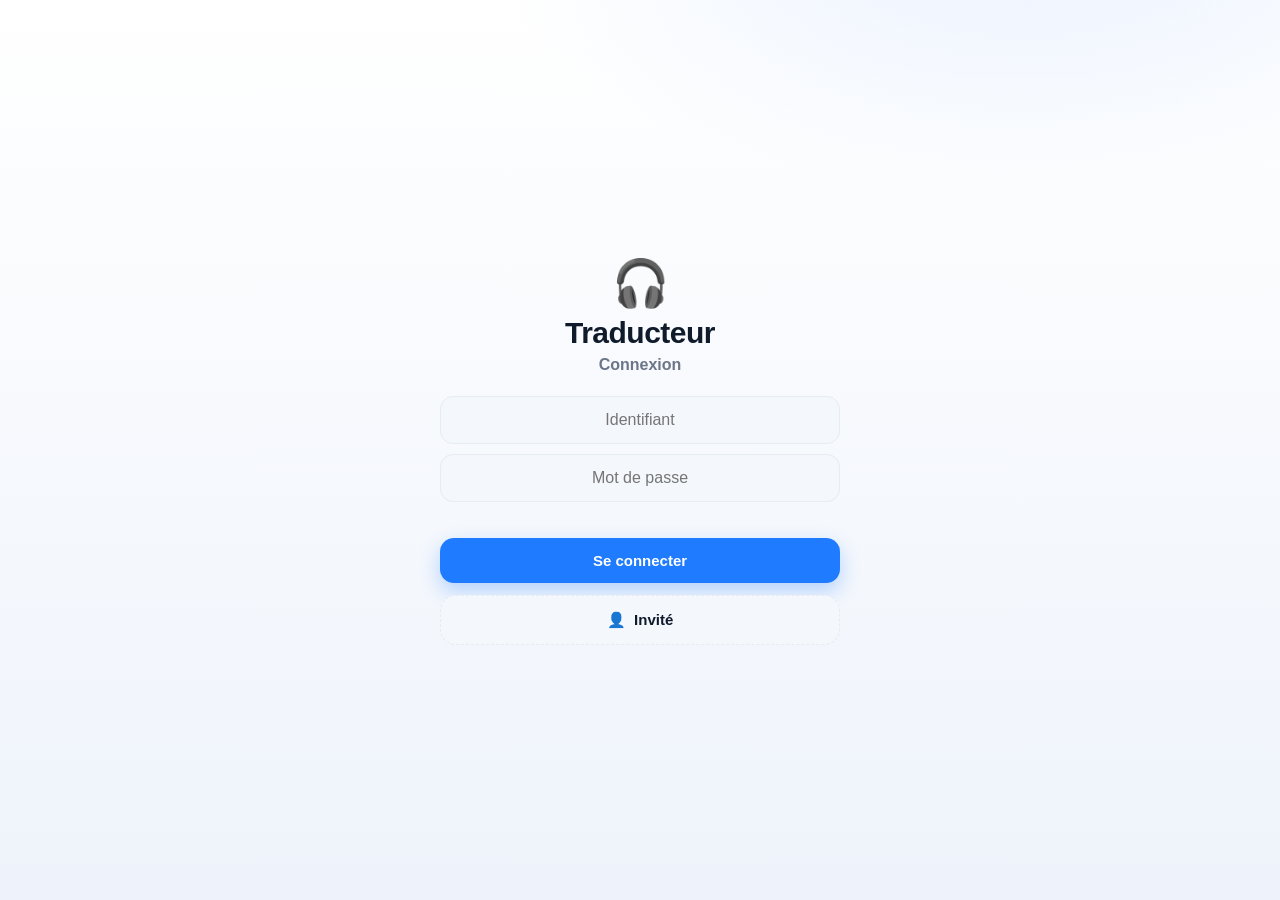
<file: docs/index.html>
<!DOCTYPE html>
<html lang="fr">
<head>
  <meta charset="utf-8" />
  <meta name="viewport" content="width=device-width, initial-scale=1, maximum-scale=1, viewport-fit=cover" />
  <meta name="theme-color" content="#ffffff" />
  <title>Traducteur</title>
  <link rel="manifest" href="manifest.json" />
  <link rel="icon" href="icon.svg" type="image/svg+xml" />
  <link rel="apple-touch-icon" href="icon.svg" />
  <meta name="apple-mobile-web-app-capable" content="yes" />
  <meta name="apple-mobile-web-app-status-bar-style" content="default" />
  <meta name="apple-mobile-web-app-title" content="Traducteur" />
  <link rel="stylesheet" href="style.css" />
</head>
<body>
  <div class="shell">
    <div class="app">

      <!-- ═══════════════ Onglet TRADUIRE ═══════════════ -->
      <section id="page-translate" class="page active">
        <div class="seg source-toggle" role="group" aria-label="Source du son">
          <button class="src-btn active" data-source="mic">🎤&nbsp;Micro</button>
          <button class="src-btn" data-source="system">💻&nbsp;Son de l'ordi</button>
        </div>
        <div class="seg mode-toggle" role="group" aria-label="Mode">
          <button class="mode-btn active" data-mode="phrase">Phrase&nbsp;par&nbsp;phrase</button>
          <button class="mode-btn" data-mode="continuous">Continu</button>
        </div>

        <div id="subs" class="subs">
          <div class="hint-empty">
            <p class="big">Prêt à traduire</p>
            <p>Branche tes écouteurs, touche le bouton bleu et laisse la personne parler.</p>
          </div>
        </div>

        <div class="listen-zone">
          <button id="record" class="orb" aria-label="Démarrer / Arrêter l'écoute">
            <span class="ring"></span><span class="ring"></span><span class="ring"></span>
            <span class="orb-core">
              <svg class="ic-mic" viewBox="0 0 24 24" width="40" height="40" fill="none" stroke="currentColor" stroke-width="2" stroke-linecap="round" stroke-linejoin="round">
                <rect x="9" y="2" width="6" height="12" rx="3"/><path d="M5 11a7 7 0 0 0 14 0"/><line x1="12" y1="18" x2="12" y2="22"/>
              </svg>
              <svg class="ic-stop" viewBox="0 0 24 24" width="34" height="34" fill="currentColor"><rect x="6" y="6" width="12" height="12" rx="3"/></svg>
            </span>
          </button>
          <div id="status" class="status-text idle">Touchez pour écouter</div>
          <div id="queue" class="queue-pill">0</div>
        </div>
      </section>

      <!-- ═══════════════ Onglet HISTORIQUE ═══════════════ -->
      <section id="page-history" class="page">
        <header class="p-head">
          <h1>Historique</h1>
          <button id="clear" class="text-btn">Effacer</button>
        </header>
        <div id="history" class="history">
          <div class="hint-empty"><p>Les phrases de la session apparaîtront ici.</p></div>
        </div>
      </section>

      <!-- ═══════════════ Onglet RÉGLAGES ═══════════════ -->
      <section id="page-settings" class="page">
        <header class="p-head"><h1>Réglages</h1></header>
        <div class="settings-scroll">

          <label class="field">
            <span>Clé API Groq <a href="https://console.groq.com/keys" target="_blank" rel="noopener">(gratuite ↗)</a> <button type="button" id="help-groq" class="help-q" aria-label="Comment obtenir une clé">?</button></span>
            <input type="password" id="groqKey" placeholder="gsk_..." autocomplete="off" />
            <small class="hint">Indispensable pour la traduction. Collée une seule fois, gardée sur l'appareil.</small>
          </label>

          <label class="field">
            <span>Moteur de traduction</span>
            <select id="provider">
              <option value="groq">Groq · Llama (rapide)</option>
              <option value="mistral">Mistral (qualité)</option>
            </select>
          </label>

          <label class="field" id="mistralKeyField" style="display:none">
            <span>Clé API Mistral <a href="https://console.mistral.ai/api-keys" target="_blank" rel="noopener">(gratuite ↗)</a></span>
            <input type="password" id="mistralKey" placeholder="..." autocomplete="off" />
          </label>

          <label class="field">
            <span>Voix</span>
            <select id="ttsEngine">
              <option value="browser">Navigateur (gratuit, illimité)</option>
              <option value="eleven">ElevenLabs (premium)</option>
            </select>
          </label>

          <div class="field eleven-box" data-tts="eleven" style="display:none">
            <span>ElevenLabs <a href="https://elevenlabs.io/app/settings/api-keys" target="_blank" rel="noopener">(clé ↗)</a></span>
            <input type="password" id="elevenKey" placeholder="clé API (sk_...)" autocomplete="off" />
            <select id="elevenVoice">
              <option value="XB0fDUnXU5powFXDhCwa">Charlotte (féminine)</option>
              <option value="21m00Tcm4TlvDq8ikWAM">Rachel (féminine)</option>
              <option value="onwK4e9ZLuTAKqWW03F9">Daniel (masculine)</option>
              <option value="ErXwobaYiN019PkySvjV">Antoni (masculine)</option>
            </select>
            <select id="elevenModel">
              <option value="eleven_turbo_v2_5">Turbo v2.5 (rapide)</option>
              <option value="eleven_multilingual_v2">Multilingual v2 (qualité)</option>
            </select>
            <small class="hint">Repli automatique sur la voix gratuite si le quota est épuisé.</small>
          </div>

          <div class="field rec-line">
            <span>📼 Enregistrement : <b id="recStatus" class="rec-status">—</b></span>
            <small class="hint">Automatique et privé (Supabase intégré). Aucune saisie de ta part.</small>
            <button id="btn-export" class="btn ghost small">Voir mes enregistrements</button>
          </div>

          <details class="advanced">
            <summary>Options avancées</summary>

            <label class="field">
              <span>Langue parlée (source)</span>
              <select id="srcLang">
                <option value="auto">Détection automatique</option>
                <option value="en">Anglais</option>
                <option value="es">Espagnol</option>
                <option value="de">Allemand</option>
                <option value="it">Italien</option>
                <option value="pt">Portugais</option>
                <option value="ar">Arabe</option>
                <option value="ru">Russe</option>
                <option value="nl">Néerlandais</option>
                <option value="zh">Chinois</option>
              </select>
              <small class="hint">Si tu sais quelle langue est parlée, la choisir améliore nettement la précision (sinon laisse Auto).</small>
            </label>

            <label class="field">
              <span>Transcription (Groq Whisper)</span>
              <select id="sttModel">
                <option value="whisper-large-v3-turbo">turbo (rapide)</option>
                <option value="whisper-large-v3">large-v3 (précis)</option>
              </select>
            </label>

            <label class="field" data-provider="groq">
              <span>Modèle Groq</span>
              <select id="groqModel">
                <option value="llama-3.1-8b-instant">llama-3.1-8b-instant</option>
                <option value="llama-3.3-70b-versatile">llama-3.3-70b-versatile</option>
              </select>
            </label>

            <label class="field" data-provider="mistral" style="display:none">
              <span>Modèle Mistral</span>
              <select id="mistralModel">
                <option value="mistral-small-latest">mistral-small-latest</option>
                <option value="mistral-medium-latest">mistral-medium-latest</option>
              </select>
            </label>

            <label class="field" data-tts="browser">
              <span>Voix française (navigateur)</span>
              <select id="voice"></select>
            </label>

            <label class="field">
              <span>Vitesse de la voix : <b id="rateVal">1.0</b></span>
              <input type="range" id="rate" min="0.7" max="1.4" step="0.05" value="1.0" />
              <small class="hint">Plus bas = voix plus posée. S'applique aux deux voix (navigateur et ElevenLabs).</small>
            </label>

            <label class="field">
              <span>Sensibilité du micro : <b id="sensVal">60</b></span>
              <input type="range" id="sens" min="0" max="100" step="1" value="60" />
            </label>

            <label class="field">
              <span>Nouvel enregistrement après une pause de : <b id="gapVal">8</b> min</span>
              <input type="range" id="recGap" min="2" max="60" step="1" value="8" />
            </label>

            <label class="check">
              <input type="checkbox" id="speakEnabled" checked />
              <span>Lire la traduction à voix haute</span>
            </label>

            <button id="testVoice" class="btn ghost">🔊 Tester la voix</button>
          </details>

          <button id="btn-save" class="btn primary">Enregistrer</button>
          <button id="logout" class="btn ghost">Changer de profil</button>
        </div>
      </section>

    </div>

    <!-- ═══════════════ Barre d'onglets ═══════════════ -->
    <nav class="tabbar">
      <button class="tab active" data-page="translate">
        <svg viewBox="0 0 24 24" fill="none" stroke="currentColor" stroke-width="2" stroke-linecap="round" stroke-linejoin="round"><rect x="9" y="2" width="6" height="12" rx="3"/><path d="M5 11a7 7 0 0 0 14 0"/><line x1="12" y1="18" x2="12" y2="22"/></svg>
        <span>Traduire</span>
      </button>
      <button class="tab" data-page="history">
        <svg viewBox="0 0 24 24" fill="none" stroke="currentColor" stroke-width="2" stroke-linecap="round" stroke-linejoin="round"><circle cx="12" cy="12" r="9"/><path d="M12 7v5l3 2"/></svg>
        <span>Historique</span>
      </button>
      <button class="tab" data-page="settings">
        <svg viewBox="0 0 24 24" fill="none" stroke="currentColor" stroke-width="2" stroke-linecap="round" stroke-linejoin="round"><line x1="4" y1="7" x2="20" y2="7"/><circle cx="9" cy="7" r="2.4" fill="#fff"/><line x1="4" y1="17" x2="20" y2="17"/><circle cx="15" cy="17" r="2.4" fill="#fff"/></svg>
        <span>Réglages</span>
      </button>
    </nav>
  </div>

  <!-- ═══════════════ Écran de CONNEXION ═══════════════ -->
  <div id="login" class="login hidden">
    <div class="login-card">
      <div class="login-logo">🎧</div>
      <h1>Traducteur</h1>
      <p class="login-sub">Connexion</p>
      <input type="text" id="login-id" placeholder="Identifiant" autocomplete="off" autocapitalize="none" autocorrect="off" spellcheck="false" />
      <input type="password" id="login-pw" placeholder="Mot de passe" autocomplete="off" />
      <p id="login-err" class="pwd-err"></p>
      <button id="login-go" class="btn primary">Se connecter</button>
      <button id="guest-btn" class="guest">👤&nbsp; Invité</button>
    </div>
  </div>

  <!-- Modale guide « obtenir une clé Groq » -->
  <div id="help" class="modal hidden">
    <div class="modal-card">
      <button class="modal-x" data-close="help" aria-label="Fermer">✕</button>
      <div class="modal-ico">🔑</div>
      <h2>Obtenir une clé Groq</h2>
      <p class="modal-sub">Gratuit, ~2 min, sans carte bancaire.</p>
      <ol class="help-steps">
        <li>Ouvre <a href="https://console.groq.com/keys" target="_blank" rel="noopener">console.groq.com/keys</a> et connecte-toi (un compte Google suffit).</li>
        <li>Clique sur <b>Create API Key</b>, donne-lui un nom, valide.</li>
        <li>Copie la clé affichée (elle commence par <code>gsk_…</code>).</li>
        <li>Reviens ici, colle-la dans <b>Clé API Groq</b>, puis <b>Enregistrer</b>.</li>
      </ol>
      <p class="hint">La clé reste sur ton appareil et n'est envoyée qu'à Groq.</p>
      <button class="btn primary" data-close="help">Compris 👍</button>
    </div>
  </div>

  <div id="toast" class="toast hidden"></div>

  <script src="config.js"></script>
  <script src="profiles.js"></script>
  <script src="app.js"></script>
</body>
</html>
</file>
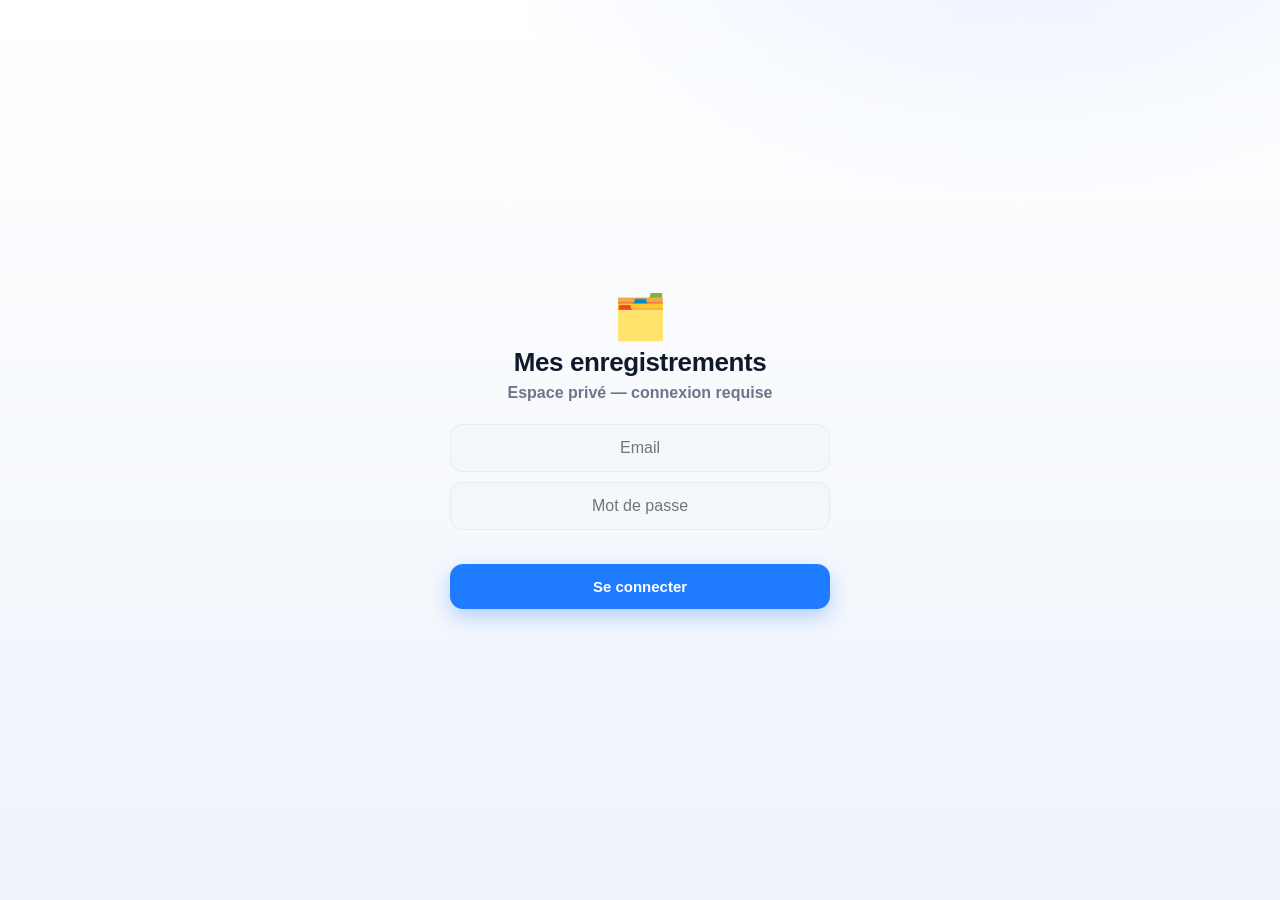
<file: docs/enregistrements.html>
<!DOCTYPE html>
<html lang="fr">
<head>
  <meta charset="utf-8" />
  <meta name="viewport" content="width=device-width, initial-scale=1, viewport-fit=cover" />
  <meta name="robots" content="noindex, nofollow" />
  <meta name="theme-color" content="#ffffff" />
  <title>Mes enregistrements — Traducteur</title>
  <style>
    :root{--bg:#fff;--frame:#eef2f9;--soft:#f4f7fb;--text:#0f1a2b;--dim:#6c7689;--line:#e7ebf2;
      --accent:#1f7bff;--accent-2:#5aa2ff;--accent-soft:#e9f1ff;--ok:#12b66a;--shadow:0 10px 40px rgba(20,40,80,.10);}
    *{box-sizing:border-box;margin:0;padding:0;-webkit-tap-highlight-color:transparent;}
    body{background:var(--frame);color:var(--text);font-family:-apple-system,BlinkMacSystemFont,"Segoe UI",Roboto,sans-serif;min-height:100dvh;}
    a{color:var(--accent);}

    /* Connexion */
    .login{min-height:100dvh;display:grid;place-items:center;padding:24px;
      background:radial-gradient(1000px 520px at 80% -10%, var(--accent-soft) 0%, rgba(233,241,255,0) 55%),linear-gradient(180deg,#fff 0%,#eef3fb 100%);}
    .login-card{width:100%;max-width:380px;text-align:center;}
    .logo{font-size:44px;}
    h1{font-size:26px;font-weight:900;letter-spacing:-.4px;margin-top:4px;}
    .sub{color:var(--dim);font-weight:600;margin:6px 0 22px;}
    input{width:100%;background:var(--soft);border:1px solid var(--line);border-radius:13px;padding:14px;font-size:16px;margin-bottom:10px;text-align:center;}
    input:focus{outline:none;border-color:var(--accent);background:#fff;}
    .btn{width:100%;border:none;border-radius:13px;padding:14px;font-size:15px;font-weight:700;cursor:pointer;background:var(--accent);color:#fff;box-shadow:0 8px 20px rgba(31,123,255,.3);}
    .btn:active{transform:scale(.98);}
    .btn.ghost{background:var(--soft);color:var(--text);box-shadow:none;}
    .err{color:#e23744;font-weight:600;font-size:13px;min-height:18px;margin-bottom:6px;}

    /* Journal */
    .app{max-width:760px;margin:0 auto;min-height:100dvh;background:var(--bg);}
    .top{position:sticky;top:0;z-index:5;background:rgba(255,255,255,.92);backdrop-filter:blur(10px);
      border-bottom:1px solid var(--line);padding:14px 18px;display:flex;flex-direction:column;gap:10px;}
    .top-row{display:flex;align-items:center;justify-content:space-between;gap:10px;}
    .top h2{font-size:19px;font-weight:800;}
    .actions{display:flex;gap:8px;}
    .mini{border:1px solid var(--line);background:var(--soft);border-radius:10px;padding:8px 12px;font-size:13px;font-weight:700;cursor:pointer;color:var(--text);}
    .search{width:100%;background:var(--soft);border:1px solid var(--line);border-radius:11px;padding:11px 13px;font-size:15px;}
    .search:focus{outline:none;border-color:var(--accent);background:#fff;}

    .list{padding:16px 18px 40px;display:flex;flex-direction:column;gap:20px;}
    .session h3{font-size:14px;font-weight:800;color:var(--accent);margin-bottom:10px;display:flex;align-items:center;gap:8px;}
    .session h3 .count{color:var(--dim);font-weight:600;font-size:12px;}
    .card{background:var(--soft);border:1px solid var(--line);border-radius:14px;padding:12px 14px;margin-bottom:10px;}
    .card .meta{display:flex;justify-content:space-between;margin-bottom:6px;}
    .badge{font-size:11px;font-weight:700;color:var(--accent);background:var(--accent-soft);padding:2px 9px;border-radius:999px;}
    .time{font-size:12px;color:var(--dim);}
    .fr{font-size:17px;font-weight:700;line-height:1.4;}
    .src{font-size:13px;color:var(--dim);margin-top:4px;}
    .empty{color:var(--dim);text-align:center;padding:50px 20px;line-height:1.6;}
    .hidden{display:none;}
  </style>
</head>
<body>
  <!-- ── Connexion ── -->
  <div id="login" class="login">
    <div class="login-card">
      <div class="logo">🗂️</div>
      <h1>Mes enregistrements</h1>
      <p class="sub">Espace privé — connexion requise</p>
      <input type="email" id="email" placeholder="Email" autocomplete="username" autocapitalize="none" />
      <input type="password" id="password" placeholder="Mot de passe" autocomplete="current-password" />
      <p id="err" class="err"></p>
      <button id="go" class="btn">Se connecter</button>
    </div>
  </div>

  <!-- ── Journal ── -->
  <div id="app" class="app hidden">
    <div class="top">
      <div class="top-row">
        <h2>🗂️ Enregistrements</h2>
        <div class="actions">
          <button id="dl" class="mini">⬇︎ .txt</button>
          <button id="logout" class="mini">Déconnexion</button>
        </div>
      </div>
      <input id="search" class="search" placeholder="Rechercher dans les conversations…" />
    </div>
    <div id="list" class="list"><div class="empty">Chargement…</div></div>
  </div>

  <script src="config.js"></script>
  <script>
    const $ = (id) => document.getElementById(id);
    const URLB = (window.SUPABASE_URL || '').replace(/\/+$/, '');
    const KEY = window.SUPABASE_ANON_KEY || '';
    let ROWS = [];

    const LANGS = { english:'🇬🇧 Anglais', french:'🇫🇷 Français', spanish:'🇪🇸 Espagnol', german:'🇩🇪 Allemand',
      italian:'🇮🇹 Italien', portuguese:'🇵🇹 Portugais', arabic:'🇸🇦 Arabe', russian:'🇷🇺 Russe',
      chinese:'🇨🇳 Chinois', japanese:'🇯🇵 Japonais', dutch:'🇳🇱 Néerlandais', turkish:'🇹🇷 Turc' };
    const esc = (s) => (s || '').replace(/[&<>]/g, (c) => ({ '&':'&amp;','<':'&lt;','>':'&gt;' }[c]));
    const token = () => sessionStorage.getItem('tr_view_token');

    async function login() {
      $('err').textContent = '';
      const email = $('email').value.trim(), password = $('password').value;
      if (!email || !password) return;
      try {
        const res = await fetch(`${URLB}/auth/v1/token?grant_type=password`, {
          method: 'POST',
          headers: { apikey: KEY, 'Content-Type': 'application/json' },
          body: JSON.stringify({ email, password }),
        });
        const data = await res.json();
        if (!res.ok || !data.access_token) throw new Error(data.error_description || data.msg || 'Identifiants incorrects');
        sessionStorage.setItem('tr_view_token', data.access_token);
        showApp();
      } catch (e) { $('err').textContent = e.message; }
    }

    async function load() {
      try {
        const res = await fetch(`${URLB}/rest/v1/enregistrements?select=*&order=created_at.asc`, {
          headers: { apikey: KEY, Authorization: 'Bearer ' + token() },
        });
        if (res.status === 401) { logout(); return; }
        if (!res.ok) throw new Error('Lecture impossible (' + res.status + ')');
        ROWS = await res.json();
        render(ROWS);
      } catch (e) { $('list').innerHTML = `<div class="empty">${esc(e.message)}</div>`; }
    }

    function render(rows) {
      if (!rows.length) { $('list').innerHTML = '<div class="empty">Aucun enregistrement pour l’instant.</div>'; return; }
      const bySession = {};
      for (const r of rows) (bySession[r.session || '—'] ||= []).push(r);
      // sessions les plus récentes en haut
      const names = Object.keys(bySession).sort((a, b) =>
        new Date(bySession[b][0].created_at) - new Date(bySession[a][0].created_at));
      $('list').innerHTML = names.map((name) => {
        const items = bySession[name];
        const cards = items.map((r) => {
          const t = new Date(r.created_at).toLocaleTimeString('fr-FR', { hour: '2-digit', minute: '2-digit' });
          const badge = LANGS[r.lang && r.lang.toLowerCase()] || (r.lang || '🌐');
          return `<div class="card"><div class="meta"><span class="badge">${esc(badge)}</span><span class="time">${t}</span></div>` +
            `<div class="fr">${esc(r.french)}</div><div class="src">${esc(r.original)}</div></div>`;
        }).join('');
        const day = new Date(items[0].created_at).toLocaleString('fr-FR', { dateStyle: 'medium', timeStyle: 'short' });
        return `<div class="session"><h3>${esc(name)} <span class="count">· ${items.length} phrase(s) · ${day}</span></h3>${cards}</div>`;
      }).join('');
    }

    function doSearch() {
      const q = $('search').value.trim().toLowerCase();
      if (!q) return render(ROWS);
      render(ROWS.filter((r) => (r.original + ' ' + r.french).toLowerCase().includes(q)));
    }

    function exportTxt() {
      if (!ROWS.length) return;
      const bySession = {};
      for (const r of ROWS) (bySession[r.session || '—'] ||= []).push(r);
      let out = '';
      for (const name of Object.keys(bySession)) {
        out += `=== ${name} ===\n\n`;
        for (const r of bySession[name]) {
          const t = new Date(r.created_at).toLocaleTimeString('fr-FR', { hour: '2-digit', minute: '2-digit' });
          const lang = (LANGS[r.lang && r.lang.toLowerCase()] || r.lang || '').replace(/^\S+\s/, '').trim() || '—';
          out += `[${t}] ${lang} : ${r.original}\n→ ${r.french}\n\n`;
        }
      }
      const a = document.createElement('a');
      a.href = URL.createObjectURL(new Blob([out], { type: 'text/plain;charset=utf-8' }));
      a.download = 'enregistrements-' + new Date().toISOString().slice(0, 10) + '.txt';
      document.body.appendChild(a); a.click(); a.remove();
      setTimeout(() => URL.revokeObjectURL(a.href), 2000);
    }

    function showApp() { $('login').classList.add('hidden'); $('app').classList.remove('hidden'); load(); }
    function logout() { sessionStorage.removeItem('tr_view_token'); $('app').classList.add('hidden'); $('login').classList.remove('hidden'); }

    $('go').addEventListener('click', login);
    $('password').addEventListener('keydown', (e) => { if (e.key === 'Enter') login(); });
    $('email').addEventListener('keydown', (e) => { if (e.key === 'Enter') $('password').focus(); });
    $('logout').addEventListener('click', logout);
    $('dl').addEventListener('click', exportTxt);
    $('search').addEventListener('input', doSearch);

    if (!URLB || !KEY) { $('err').textContent = 'Config Supabase manquante (config.js).'; }
    else if (token()) showApp();
  </script>
</body>
</html>
</file>
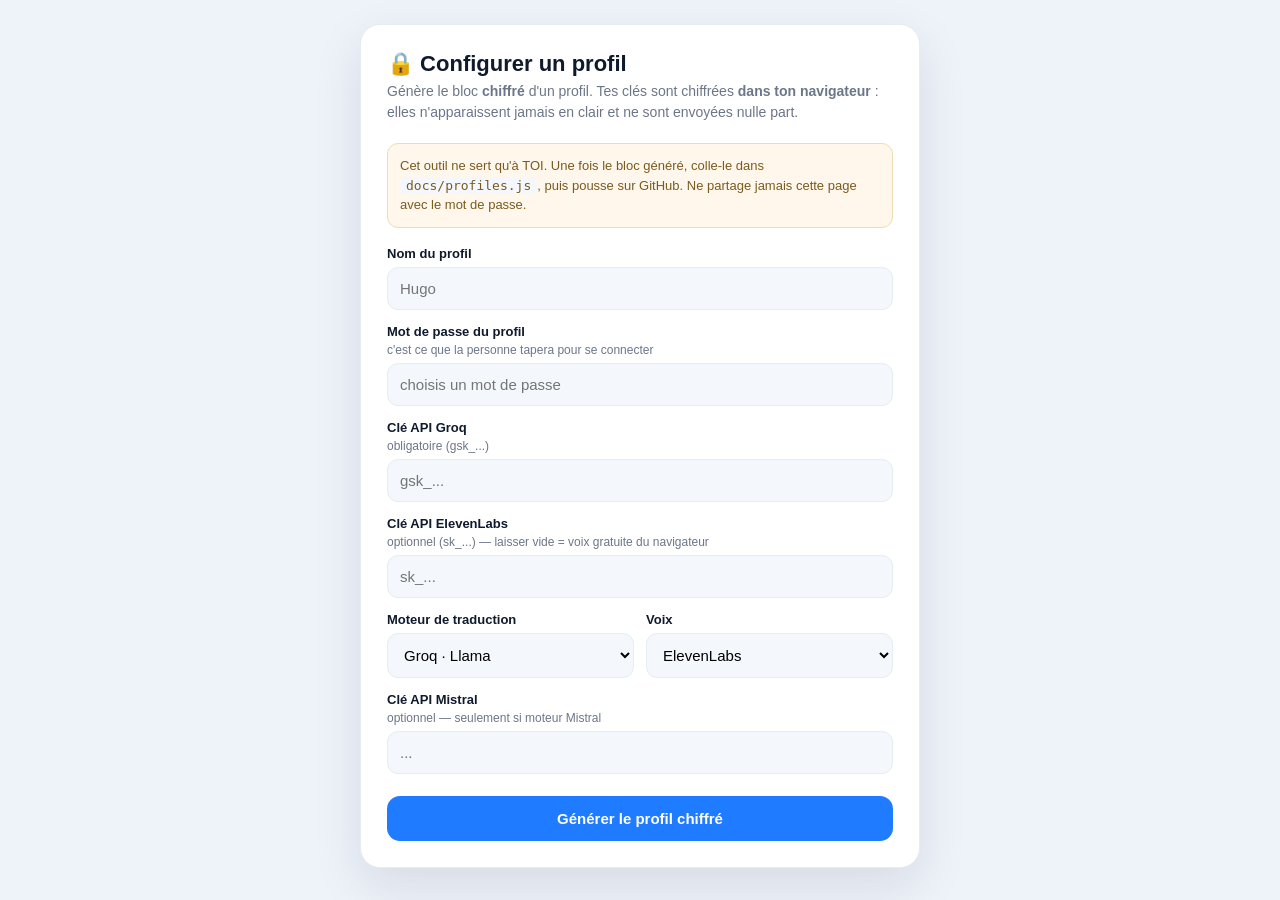
<file: docs/setup.html>
<!DOCTYPE html>
<html lang="fr">
<head>
  <meta charset="utf-8" />
  <meta name="viewport" content="width=device-width, initial-scale=1" />
  <meta name="robots" content="noindex, nofollow" />
  <title>Configurer un profil — Traducteur</title>
  <style>
    :root{--accent:#1f7bff;--ink:#0f1a2b;--dim:#6c7689;--line:#e7ebf2;--soft:#f4f7fb;--ok:#12b66a;}
    *{box-sizing:border-box;}
    body{margin:0;background:#eef2f9;color:var(--ink);font-family:-apple-system,Segoe UI,Roboto,sans-serif;
      display:flex;justify-content:center;padding:24px;}
    .card{width:100%;max-width:560px;background:#fff;border:1px solid var(--line);border-radius:20px;
      padding:26px;box-shadow:0 18px 50px rgba(16,24,40,.10);}
    h1{font-size:22px;margin:0 0 4px;}
    .sub{color:var(--dim);font-size:14px;margin:0 0 20px;line-height:1.5;}
    label{display:block;font-size:13px;font-weight:700;margin:14px 0 6px;}
    input,select{width:100%;padding:12px;border:1px solid var(--line);border-radius:11px;font-size:15px;background:var(--soft);}
    .row{display:grid;grid-template-columns:1fr 1fr;gap:12px;}
    small{display:block;color:var(--dim);font-weight:400;font-size:12px;margin-top:4px;}
    button{margin-top:22px;width:100%;padding:14px;border:none;border-radius:13px;background:var(--accent);
      color:#fff;font-size:15px;font-weight:700;cursor:pointer;}
    .out{margin-top:18px;display:none;}
    .out.show{display:block;}
    textarea{width:100%;min-height:120px;padding:12px;border:1px solid var(--line);border-radius:11px;
      font-family:ui-monospace,Menlo,Consolas,monospace;font-size:12px;background:#0f1a2b;color:#d7e3f4;}
    .ok{color:var(--ok);font-weight:700;font-size:14px;margin-top:10px;}
    .warn{background:#fff7ec;border:1px solid #f0dcb0;border-radius:11px;padding:12px;font-size:13px;color:#7a5b1e;line-height:1.5;margin-bottom:18px;}
    code{background:var(--soft);padding:1px 6px;border-radius:6px;}
  </style>
</head>
<body>
  <main class="card">
    <h1>🔒 Configurer un profil</h1>
    <p class="sub">Génère le bloc <b>chiffré</b> d'un profil. Tes clés sont chiffrées <b>dans ton navigateur</b> : elles n'apparaissent jamais en clair et ne sont envoyées nulle part.</p>

    <div class="warn">Cet outil ne sert qu'à TOI. Une fois le bloc généré, colle-le dans <code>docs/profiles.js</code>, puis pousse sur GitHub. Ne partage jamais cette page avec le mot de passe.</div>

    <label>Nom du profil</label>
    <input id="name" placeholder="Hugo" />

    <label>Mot de passe du profil <small>c'est ce que la personne tapera pour se connecter</small></label>
    <input id="password" type="text" placeholder="choisis un mot de passe" />

    <label>Clé API Groq <small>obligatoire (gsk_...)</small></label>
    <input id="groqKey" type="text" placeholder="gsk_..." />

    <label>Clé API ElevenLabs <small>optionnel (sk_...) — laisser vide = voix gratuite du navigateur</small></label>
    <input id="elevenKey" type="text" placeholder="sk_..." />

    <div class="row">
      <div>
        <label>Moteur de traduction</label>
        <select id="provider"><option value="groq">Groq · Llama</option><option value="mistral">Mistral</option></select>
      </div>
      <div>
        <label>Voix</label>
        <select id="ttsEngine"><option value="eleven">ElevenLabs</option><option value="browser">Navigateur</option></select>
      </div>
    </div>

    <label>Clé API Mistral <small>optionnel — seulement si moteur Mistral</small></label>
    <input id="mistralKey" type="text" placeholder="..." />

    <button id="gen">Générer le profil chiffré</button>

    <div class="out" id="out">
      <p class="ok">✓ Profil chiffré. Copie cette ligne et remplace l'entrée correspondante dans <code>profiles.js</code> :</p>
      <textarea id="result" readonly></textarea>
    </div>
  </main>

  <script>
    const $ = (id) => document.getElementById(id);
    const b64 = (a) => { let s = ''; new Uint8Array(a).forEach((b) => s += String.fromCharCode(b)); return btoa(s); };

    async function encryptProfile(obj, password) {
      const enc = new TextEncoder();
      const salt = crypto.getRandomValues(new Uint8Array(16));
      const iv = crypto.getRandomValues(new Uint8Array(12));
      const base = await crypto.subtle.importKey('raw', enc.encode(password), 'PBKDF2', false, ['deriveKey']);
      const key = await crypto.subtle.deriveKey({ name: 'PBKDF2', salt, iterations: 150000, hash: 'SHA-256' },
        base, { name: 'AES-GCM', length: 256 }, false, ['encrypt']);
      const ct = await crypto.subtle.encrypt({ name: 'AES-GCM', iv }, key, enc.encode(JSON.stringify(obj)));
      return { salt: b64(salt), iv: b64(iv), data: b64(ct) };
    }

    $('gen').addEventListener('click', async () => {
      const name = $('name').value.trim();
      const password = $('password').value;
      const groqKey = $('groqKey').value.trim();
      if (!name || !password || !groqKey) { alert('Nom, mot de passe et clé Groq sont obligatoires.'); return; }

      // Réglages embarqués dans le profil (on n'inclut que ce qui est rempli)
      const data = { groqKey, provider: $('provider').value, ttsEngine: $('ttsEngine').value };
      if ($('elevenKey').value.trim()) data.elevenKey = $('elevenKey').value.trim();
      if ($('mistralKey').value.trim()) data.mistralKey = $('mistralKey').value.trim();

      const blob = await encryptProfile(data, password);
      const line = `  { name: ${JSON.stringify(name)}, blob: ${JSON.stringify(blob)} },`;
      $('result').value = line;
      $('out').classList.add('show');
      $('result').select();
    });
  </script>
</body>
</html>
</file>
<file: docs/style.css>
:root{
  --bg:#ffffff;
  --frame:#eef1f6;       /* fond autour de l'app sur grand écran */
  --soft:#f4f7fb;        /* cartes / champs */
  --soft2:#eef2f8;
  --text:#0f1a2b;
  --dim:#6c7689;
  --line:#e7ebf2;
  --accent:#1f7bff;      /* bleu Shazam */
  --accent-2:#5aa2ff;
  --accent-soft:#e9f1ff;
  --ok:#12b66a;
  --warn:#e8a13a;
  --shadow:0 10px 40px rgba(20,40,80,.10);
  --radius:18px;
  font-size:16px;
}

*{box-sizing:border-box;-webkit-tap-highlight-color:transparent;margin:0;padding:0;}
html,body{height:100%;}
body{
  background:var(--frame);
  color:var(--text);
  font-family:-apple-system,BlinkMacSystemFont,"Segoe UI",Roboto,Helvetica,Arial,sans-serif;
  display:flex;justify-content:center;
  -webkit-font-smoothing:antialiased;
}

/* ── Coquille (centrée façon app sur grand écran, plein écran sur mobile) ── */
.shell{
  position:relative;
  width:100%;max-width:520px;
  height:100dvh;
  background:var(--bg);
  display:flex;flex-direction:column;
  overflow:hidden;
}
@media (min-width:560px){
  .shell{height:min(900px,96dvh);margin:auto;border-radius:28px;box-shadow:var(--shadow);}
}

.app{flex:1;position:relative;overflow:hidden;}

/* ── Pages (onglets) ── */
.page{
  position:absolute;inset:0;
  display:none;flex-direction:column;
  padding:calc(env(safe-area-inset-top) + 14px) 18px 14px;
}
.page.active{display:flex;animation:fade .25s ease;}
@keyframes fade{from{opacity:0;transform:translateY(6px);}}

.p-head{display:flex;align-items:center;justify-content:space-between;margin-bottom:10px;}
.p-head h1{font-size:22px;font-weight:800;letter-spacing:-.3px;}
.text-btn{background:none;border:none;color:var(--accent);font-size:15px;font-weight:600;cursor:pointer;}

/* ═══════════ TRADUIRE ═══════════ */
.seg{
  display:flex;gap:4px;background:var(--soft);border:1px solid var(--line);
  border-radius:999px;padding:4px;align-self:center;margin-bottom:6px;
}
.mode-btn{
  border:none;background:none;color:var(--dim);font-size:13px;font-weight:700;
  padding:8px 16px;border-radius:999px;cursor:pointer;transition:.18s;white-space:nowrap;
}
.mode-btn.active{background:var(--bg);color:var(--accent);box-shadow:0 2px 8px rgba(20,40,80,.10);}
.src-btn{
  border:none;background:none;color:var(--dim);font-size:13px;font-weight:700;
  padding:8px 16px;border-radius:999px;cursor:pointer;transition:.18s;white-space:nowrap;
}
.src-btn.active{background:var(--bg);color:var(--accent);box-shadow:0 2px 8px rgba(20,40,80,.10);}

.subs{
  flex:1;overflow-y:auto;display:flex;flex-direction:column;justify-content:flex-end;
  gap:18px;padding:18px 4px;-webkit-overflow-scrolling:touch;
}
.hint-empty{margin:auto;text-align:center;color:var(--dim);max-width:300px;line-height:1.55;}
.hint-empty .big{font-size:22px;font-weight:800;color:var(--text);margin-bottom:8px;}

.sub{text-align:center;opacity:.4;transition:opacity .3s;}
.sub.latest{opacity:1;}
.sub-badge{
  display:inline-block;font-size:11px;font-weight:700;color:var(--accent);
  background:var(--accent-soft);padding:3px 10px;border-radius:999px;margin-bottom:8px;
}
.sub-fr{font-size:18px;font-weight:600;line-height:1.4;color:var(--text);}
.sub.latest .sub-fr{font-size:27px;font-weight:800;letter-spacing:-.4px;line-height:1.25;}
.sub-fr .num{color:var(--accent);}
.sub-src{font-size:13px;color:var(--dim);margin-top:6px;}
.sub.skip{opacity:.3;}
.sub.latest.speaking .sub-fr{color:var(--accent);}

/* ── Bouton Shazam + cercles ── */
.listen-zone{display:flex;flex-direction:column;align-items:center;gap:14px;padding:10px 0 8px;}
.orb{
  position:relative;width:118px;height:118px;border-radius:50%;border:none;cursor:pointer;
  background:linear-gradient(150deg,var(--accent),var(--accent-2));
  color:#fff;display:grid;place-items:center;
  box-shadow:0 12px 30px rgba(31,123,255,.40);
  transition:transform .15s;
}
.orb:active{transform:scale(.95);}
.orb-core{position:relative;display:grid;place-items:center;z-index:2;transform:scale(calc(1 + var(--lvl,0) * .12));transition:transform .08s linear;}
.orb .ic-stop{display:none;}
.orb.listening .ic-mic{display:none;}
.orb.listening .ic-stop{display:block;}
.orb .ring{
  position:absolute;inset:0;border-radius:50%;border:2px solid var(--accent);
  opacity:0;pointer-events:none;
}
.orb.listening{animation:breathe 2.4s ease-in-out infinite;}
.orb.listening .ring{animation:ripple 2.2s ease-out infinite;}
.orb.listening .ring:nth-child(2){animation-delay:.73s;}
.orb.listening .ring:nth-child(3){animation-delay:1.46s;}
@keyframes ripple{0%{transform:scale(1);opacity:.55;}100%{transform:scale(2.5);opacity:0;}}
@keyframes breathe{50%{box-shadow:0 12px 44px rgba(31,123,255,.65);}}

.status-text{font-size:15px;font-weight:700;color:var(--dim);}
.status-text.listening{color:var(--accent);}
.status-text.busy{color:var(--warn);}
.queue-pill{
  font-size:11px;font-weight:700;color:var(--warn);background:#fff6e7;
  border:1px solid #f0dcb0;border-radius:999px;padding:2px 10px;display:none;
}
.queue-pill.active{display:block;}

/* ═══════════ HISTORIQUE ═══════════ */
.history{flex:1;overflow-y:auto;display:flex;flex-direction:column;gap:10px;padding-bottom:8px;}
.h-card{background:var(--soft);border:1px solid var(--line);border-radius:14px;padding:12px 14px;animation:fade .2s ease;}
.h-top{display:flex;align-items:center;justify-content:space-between;margin-bottom:6px;}
.h-badge{font-size:11px;font-weight:700;color:var(--accent);background:var(--accent-soft);padding:2px 9px;border-radius:999px;}
.h-time{font-size:12px;color:var(--dim);}
.h-fr{font-size:17px;font-weight:700;line-height:1.4;}
.h-fr .num{color:var(--accent);}
.h-src{font-size:13px;color:var(--dim);margin-top:4px;}
.h-card.skip{opacity:.55;}

/* ═══════════ RÉGLAGES ═══════════ */
.settings-scroll{flex:1;overflow-y:auto;display:flex;flex-direction:column;gap:14px;padding-bottom:10px;}
.field{display:flex;flex-direction:column;gap:6px;font-size:13px;color:var(--dim);}
.field>span{font-weight:700;color:var(--text);}
.field input,.field select{
  background:var(--soft);border:1px solid var(--line);color:var(--text);
  padding:13px;border-radius:13px;font-size:16px;width:100%;
}
.field input:focus,.field select:focus{outline:none;border-color:var(--accent);background:#fff;}
.field a{color:var(--accent);text-decoration:none;}
.hint{color:var(--dim);font-weight:400;font-size:12px;line-height:1.45;}
.check{display:flex;align-items:center;gap:10px;font-size:15px;color:var(--text);font-weight:600;}
.check input{width:20px;height:20px;accent-color:var(--accent);}
.eleven-box,.rec-line{border:1px solid var(--line);border-radius:14px;padding:13px;background:var(--soft);gap:8px;}
.rec-status{color:var(--dim);}
.rec-status.ok{color:var(--ok);}
.advanced{border:1px solid var(--line);border-radius:14px;padding:12px 14px;background:#fff;}
.advanced summary{cursor:pointer;font-weight:700;font-size:14px;color:var(--accent);}
.advanced[open]{display:flex;flex-direction:column;gap:13px;}
.advanced[open] summary{margin-bottom:4px;}

.btn{border:none;border-radius:14px;padding:14px;font-size:15px;font-weight:700;cursor:pointer;transition:.15s;}
.btn:active{transform:scale(.98);}
.btn.primary{background:var(--accent);color:#fff;box-shadow:0 8px 20px rgba(31,123,255,.3);}
.btn.ghost{background:var(--soft2);color:var(--text);}
.btn.small{padding:11px;font-size:14px;}

/* ═══════════ Barre d'onglets ═══════════ */
.tabbar{
  display:flex;border-top:1px solid var(--line);background:rgba(255,255,255,.92);
  backdrop-filter:blur(12px);padding-bottom:env(safe-area-inset-bottom);
}
.tab{
  flex:1;border:none;background:none;cursor:pointer;color:var(--dim);
  display:flex;flex-direction:column;align-items:center;gap:3px;padding:9px 0 8px;
  font-size:11px;font-weight:700;transition:.15s;
}
.tab svg{width:24px;height:24px;}
.tab.active{color:var(--accent);}

/* ═══════════ Écran de connexion ═══════════ */
.login{
  position:fixed;inset:0;z-index:40;display:grid;place-items:center;padding:24px;
  background:
    radial-gradient(1000px 520px at 80% -10%, var(--accent-soft) 0%, rgba(233,241,255,0) 55%),
    linear-gradient(180deg,#ffffff 0%, #eef3fb 100%);
}
.login.hidden{display:none;}
.login-card{width:100%;max-width:400px;text-align:center;}
.login-logo{font-size:46px;margin-bottom:6px;}
.login-card h1{font-size:30px;font-weight:900;letter-spacing:-.5px;}
.login-sub{color:var(--dim);margin:6px 0 22px;font-size:16px;font-weight:600;}
.login-card input{
  width:100%;background:var(--soft);border:1px solid var(--line);border-radius:13px;
  padding:14px;font-size:16px;margin-bottom:10px;text-align:center;
}
.login-card input:focus{outline:none;border-color:var(--accent);background:#fff;}
.login-card .btn{width:100%;margin-bottom:10px;}
.login-card .pwd-err{margin:0 0 8px;}
.login-card .guest{margin-top:2px;}
.profiles{display:grid;grid-template-columns:1fr 1fr;gap:12px;margin-bottom:14px;}
.profile{
  display:flex;flex-direction:column;align-items:center;gap:8px;
  background:#fff;border:1px solid var(--line);border-radius:18px;padding:18px 10px;
  cursor:pointer;transition:.15s;box-shadow:0 6px 20px rgba(20,40,80,.06);
}
.profile:hover{border-color:var(--accent);transform:translateY(-2px);}
.profile:active{transform:scale(.97);}
.profile .ava{
  width:52px;height:52px;border-radius:50%;display:grid;place-items:center;
  font-size:22px;font-weight:800;color:#fff;background:linear-gradient(150deg,var(--accent),var(--accent-2));
}
.profile .pname{font-weight:700;font-size:15px;}
.profile.todo{opacity:.5;}
.profile.todo .ava{background:#c4ccd8;}
.guest{
  width:100%;background:var(--soft);border:1px dashed var(--line);border-radius:16px;
  padding:15px;font-size:15px;font-weight:700;color:var(--text);cursor:pointer;transition:.15s;
}
.guest:active{transform:scale(.98);}

/* ═══════════ Modales (mot de passe, aide) ═══════════ */
.modal{position:fixed;inset:0;z-index:60;display:grid;place-items:center;padding:22px;background:rgba(15,26,43,.45);backdrop-filter:blur(3px);}
.modal.hidden{display:none;}
.modal-card{
  position:relative;width:100%;max-width:380px;background:#fff;border-radius:22px;
  padding:26px 22px;box-shadow:var(--shadow);text-align:center;animation:pop .2s ease;
}
@keyframes pop{from{transform:scale(.94);opacity:0;}}
.modal-x{position:absolute;top:12px;right:14px;border:none;background:none;font-size:18px;color:var(--dim);cursor:pointer;}
.modal-ico{font-size:34px;margin-bottom:6px;}
.modal-card h2{font-size:20px;font-weight:800;margin-bottom:4px;}
.modal-sub{color:var(--dim);font-size:14px;margin-bottom:14px;}
.modal-card input{
  width:100%;background:var(--soft);border:1px solid var(--line);border-radius:13px;
  padding:14px;font-size:17px;text-align:center;margin-bottom:10px;
}
.modal-card input:focus{outline:none;border-color:var(--accent);background:#fff;}
.modal-card .btn{width:100%;margin-top:6px;}
.pwd-err{color:#e23744;font-size:13px;font-weight:600;min-height:18px;margin-bottom:4px;}
.help-steps{text-align:left;margin:0 0 12px;padding-left:22px;color:var(--text);font-size:14px;line-height:1.6;}
.help-steps a{color:var(--accent);}
.help-steps code{background:var(--soft2);padding:1px 6px;border-radius:6px;font-size:13px;}

.help-q{
  width:20px;height:20px;border-radius:50%;border:none;background:var(--accent);color:#fff;
  font-size:12px;font-weight:800;cursor:pointer;line-height:1;
}

/* ── Toast ── */
.toast{
  position:fixed;left:50%;bottom:88px;transform:translateX(-50%);
  background:#10233f;color:#fff;padding:11px 18px;border-radius:13px;font-size:13.5px;
  max-width:88%;z-index:50;box-shadow:var(--shadow);text-align:center;
}
.toast.hidden{display:none;}
</file>
